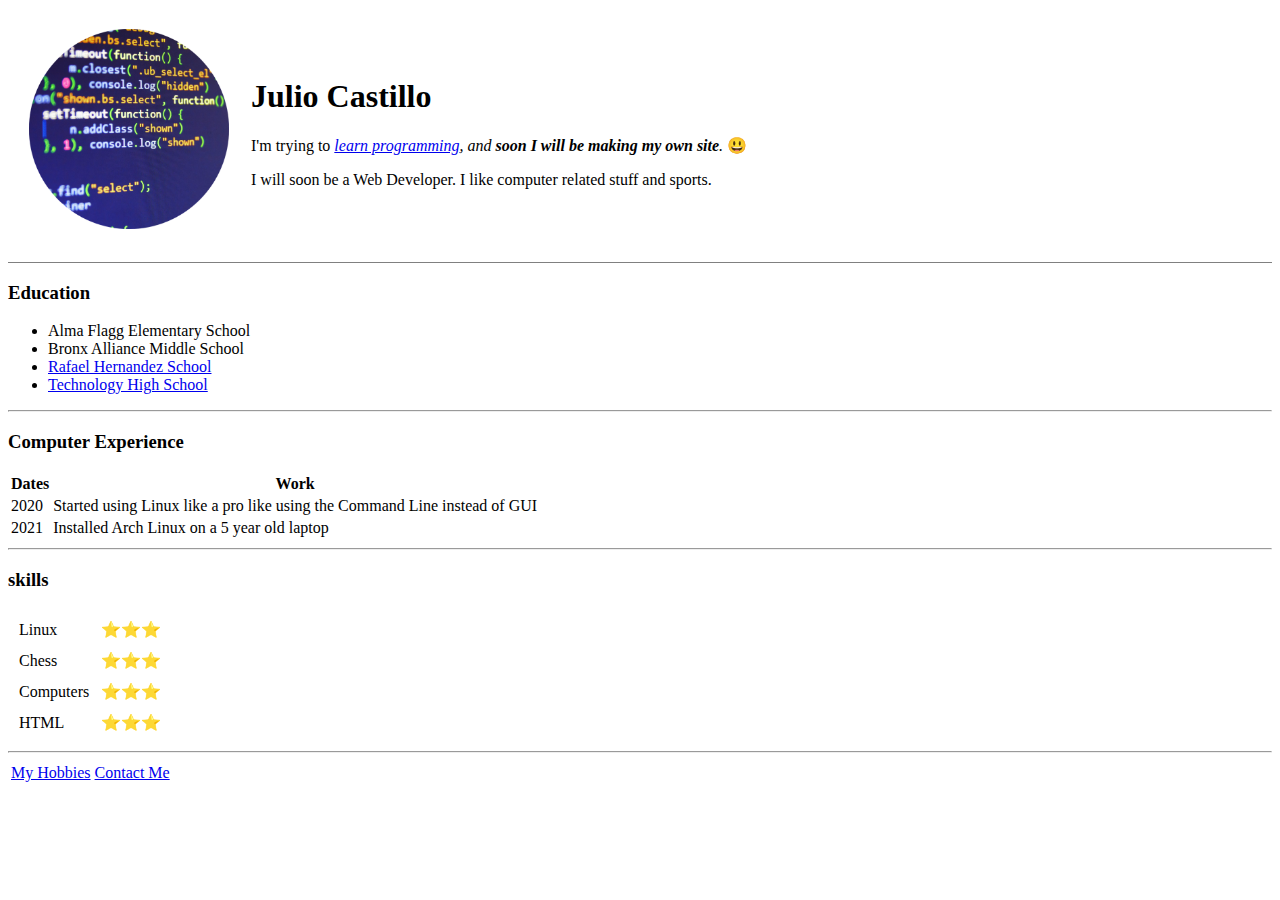
<file: index.html>
<!DOCTYPE html>
<html lang="en" dir="ltr">

<head>
  <meta charset="utf-8">
  <title>Julio's Personal Site</title>
</head>

<body>
  <table cellspacing="20">
    <tr>
      <td><img src="images/circle-cropped.png" alt="Programming" width="200" height="200"></td>
      <td><h1>Julio Castillo</h1>
      <p>
        I'm trying to <em><a href="https://www.udemy.com/course/the-complete-web-development-bootcamp/">learn programming</a>, and <strong>soon I will be making my own site</strong>.</em> &#128515;
      </p>
      <p>
        I will soon be a Web Developer. I like computer related stuff and sports.
        </p></td>
      </table>
    </tr>

  </table>
    <hr size="1" noshade>
    <h3>Education</h3>
    <ul>
      <li>Alma Flagg Elementary School</li>
      <li>Bronx Alliance Middle School</li>
      <li><a href="https://www.nps.k12.nj.us/her/">Rafael Hernandez School</a></li>
      <li><a href="https://www.nps.k12.nj.us/tec/">Technology High School</a></li>
      </ul>
      </table>
      <hr>
      <h3>Computer Experience</h3>
          <table cellspacing"10">
            <thead>
              <tr>
                <th>Dates</th>
                <th>Work</th>
              </tr>
            </thead>
            <tbody>
              <tr>
                <td>2020</td>
                <td>Started using Linux like a pro like using the Command Line instead of GUI</td>
              </tr>
              <tr>
                <td>2021</td>
                <td>Installed Arch Linux on a 5 year old laptop</td>
              </tr>
            </tbody>
          </table>
          <hr>
            <h3>skills</h3>
                  <table cellspacing="10">
                      <tr>
                        <td>Linux</td>
                        <td>&#11088;&#11088;&#11088;</td>
                      </tr>
                        <tr>
                          <td>Chess</td>
                          <td>&#11088;&#11088;&#11088;</td>
                        </tr>
                        <tr>
                          <td>Computers</td>
                            <td>&#11088;&#11088;&#11088;</td>
                        </tr>
                      <tr>
                        <td>HTML</td>
                          <td>&#11088;&#11088;&#11088;</td>
                      </tr>
                </table>
                </td>
        <hr>
        <table>
          <tr>
            <td><a href="hobbies.html">My Hobbies</a></td>
            <td><a href="contact me.html">Contact Me</a></td>
          </tr>
        </table>
</body>

</html>
</file>
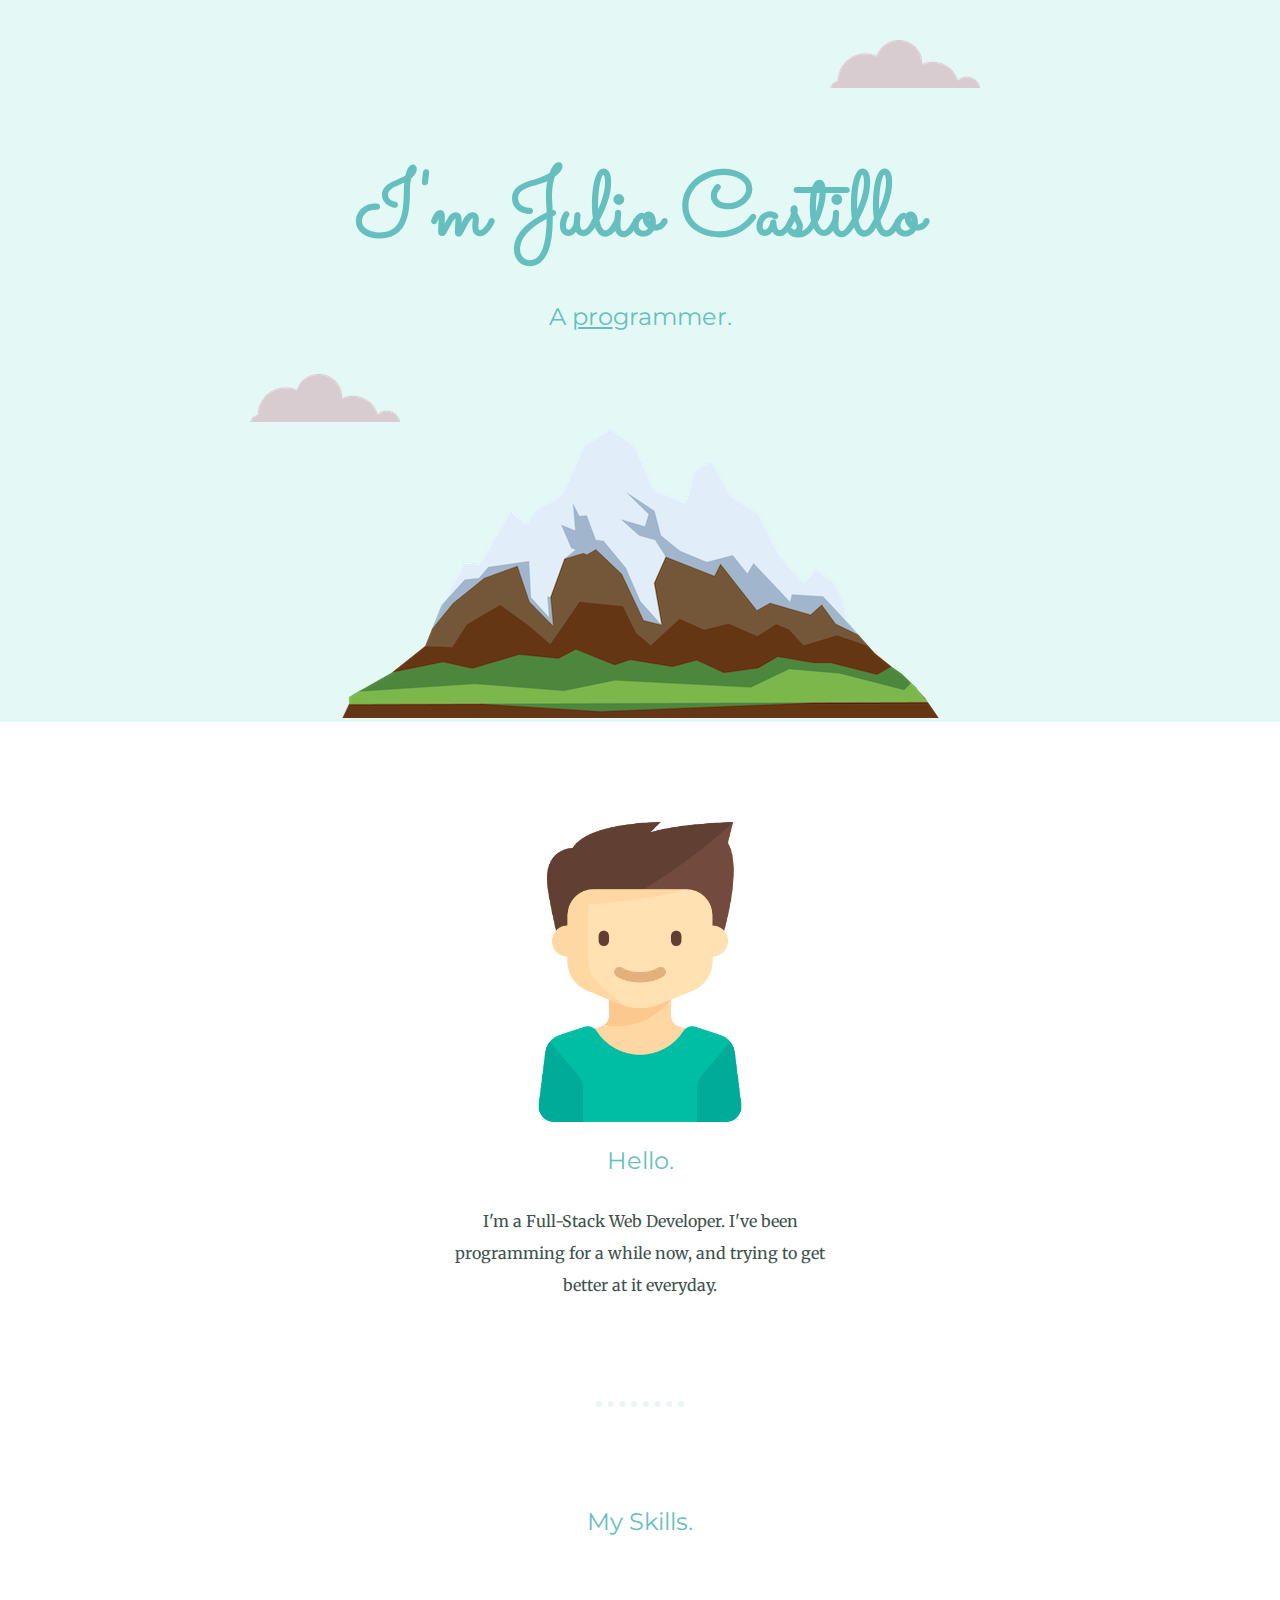
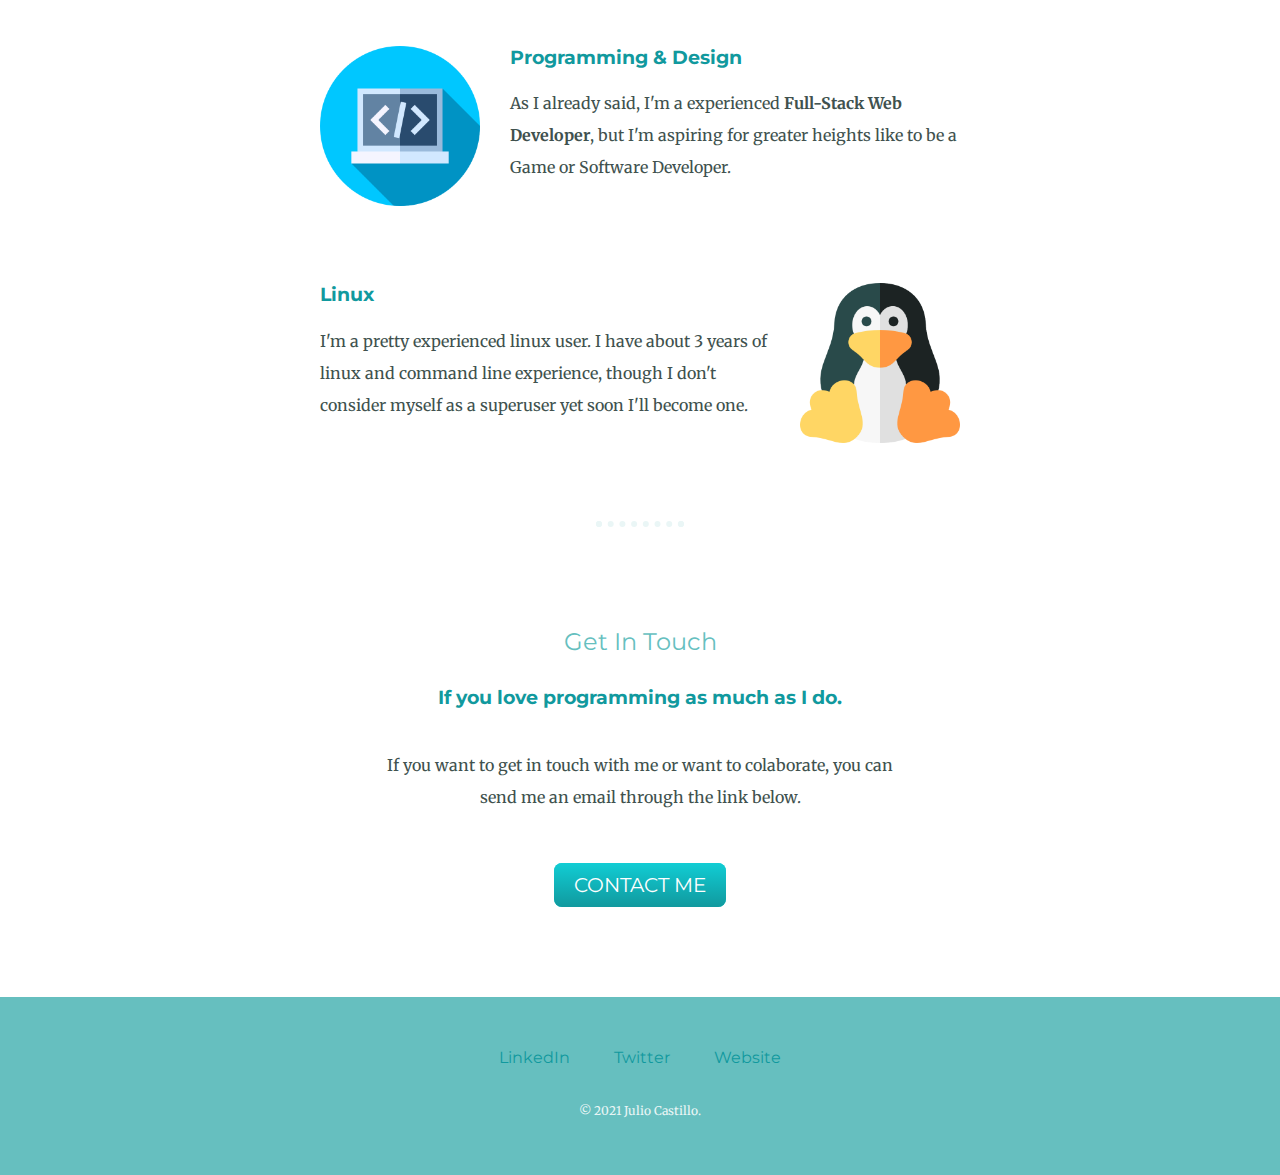
<file: CSS - My Site/index.html>
<!DOCTYPE html>
<html lang="en">
<head>
    <meta charset="UTF-8">
    <meta http-equiv="X-UA-Compatible" content="IE=edge">
    <meta name="viewport" content="width=device-width, initial-scale=1.0">
    <title>Julio Castillo</title>
    <link rel="stylesheet" href="css/styles.css">
    <link rel="icon" href="favicon.ico">
    <link rel="stylesheet" href="https://fonts.googleapis.com/css?family=Merriweather|Montserrat|Sacramento">
</head>

<body>
    <div class="top-container">
        <img class="top-cloud" src="images/cloud.png" alt="cloud-img">
    <h1>I'm Julio Castillo</h1>
    <h2 class="h2">A <span class="pro">pro</span>grammer.</h2>
    <img class="bottom-cloud" src="images/cloud.png" alt="cloud-img">
    <img src="images/mountain.png" alt="mountain-img">
    </div>
    <div class="middle-container">
        <div class="profile">
          <img class="boy-img" src="images/boy.png" alt="boy-profile-pic">
          <h2>Hello.</h2>
          <p class="bio">I'm a Full-Stack Web Developer. I've been programming for a while now, and trying to get better at it everyday.</p>
        </div>
        <hr>
        <div class="skills">
          <h2>My Skills.</h2>
          <div class="skill-row">
            <img class="programming-img" src="images/programming.png" alt="programming">
            <h3>Programming & Design</h3>
            <p>As I already said, I'm a experienced <strong>Full-Stack Web Developer</strong>, but I'm aspiring for greater heights like to be a Game or Software Developer.</p>
          </div>
          <div class="skill-row">
            <img class="linux-img" src="images/linux.png" alt="linux">
            <h3>Linux</h3>
            <p>I'm a pretty experienced linux user. I have about 3 years of linux and command line experience, though I don't consider myself as a superuser yet soon I'll become one.</p>
          </div>
        </div>
        <hr>
        <div class="contact-me">
          <h2>Get In Touch</h2>
          <h3>If you love programming as much as I do.</h3>
          <p class="contact-message">If you want to get in touch with me or want to colaborate, you can send me an email through the link below.</p>
          <a class="btn" href="mailto:name@email.com">CONTACT ME</a>
        </div>
      </div>
      
      
      <div class="bottom-container">
        <a class="footer-link" href="https://www.linkedin.com/">LinkedIn</a>
        <a class="footer-link" href="https://twitter.com/">Twitter</a>
        <a class="footer-link" href="https://www.appbrewery.co/">Website</a>
        <p class="copyright">© 2021 Julio Castillo.</p>
      </div>
      
</body>
</file>
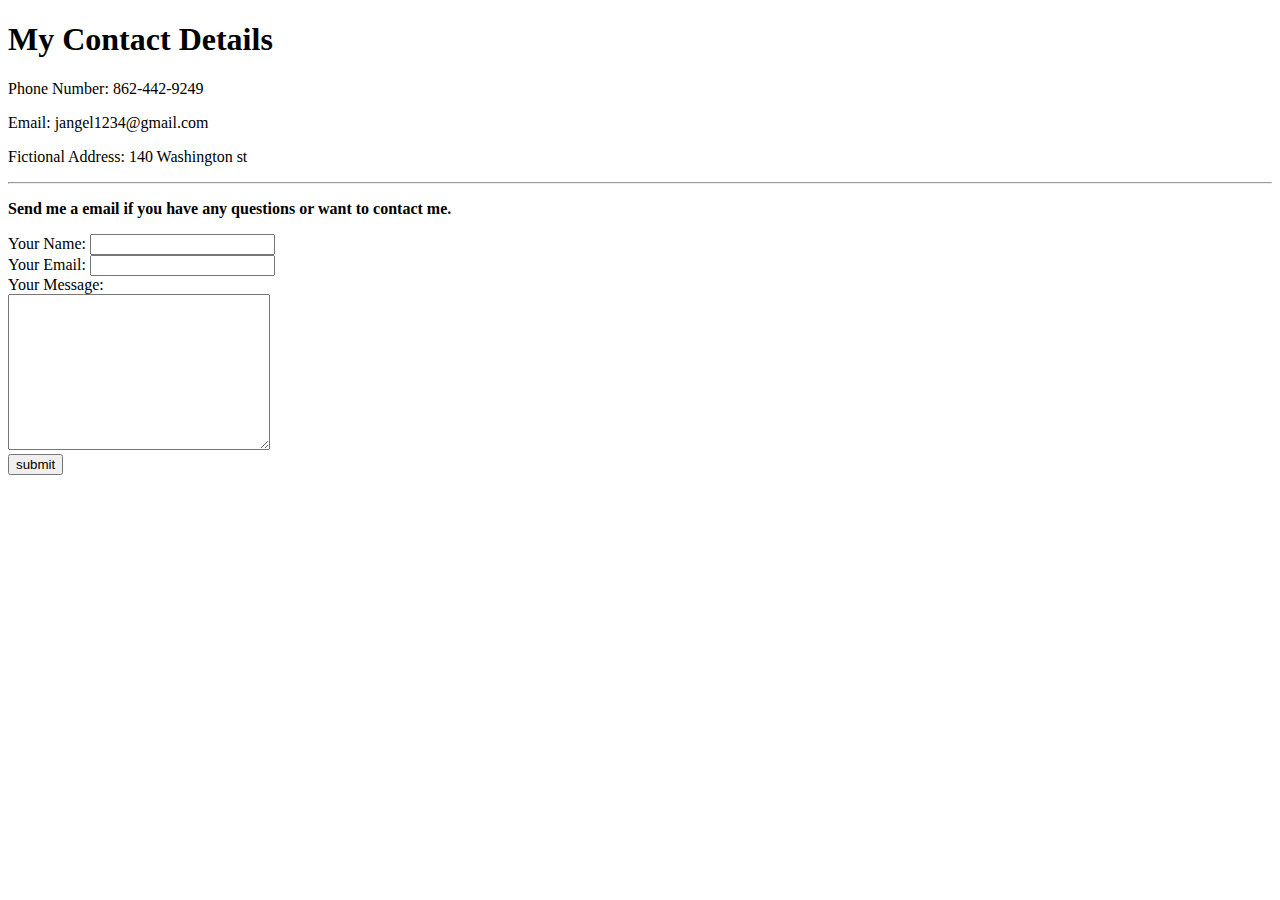
<file: contact me.html>
<!DOCTYPE html>
<html lang="en" dir="ltr">
  <head>
    <meta charset="utf-8">
    <title></title>
  </head>
  <body>
    <h1>My Contact Details</h1>
    <p>Phone Number: 862-442-9249</p>
    <p>Email: jangel1234@gmail.com</p>
    <p>Fictional Address: 140 Washington st</p>
    <hr>
    <strong><p>Send me a email if you have any questions or want to contact me.</p></strong>
    <form action="mailto:info@londonappbrewery.com" method="post" enctype="text/plain">
      <label for="">Your Name:</label>
      <input type="text" name="yourName" value=""><br>
      <label for="Email">Your Email:</label>
      <input type="email" name="yourEmail" value=""><br>
      <label for="">Your Message:</label><br>
      <textarea name="yourMessage" rows="10" cols="30"></textarea><br>
      <input type="submit" name="" value="submit">
    </form>
  </body>
</html>
</file>
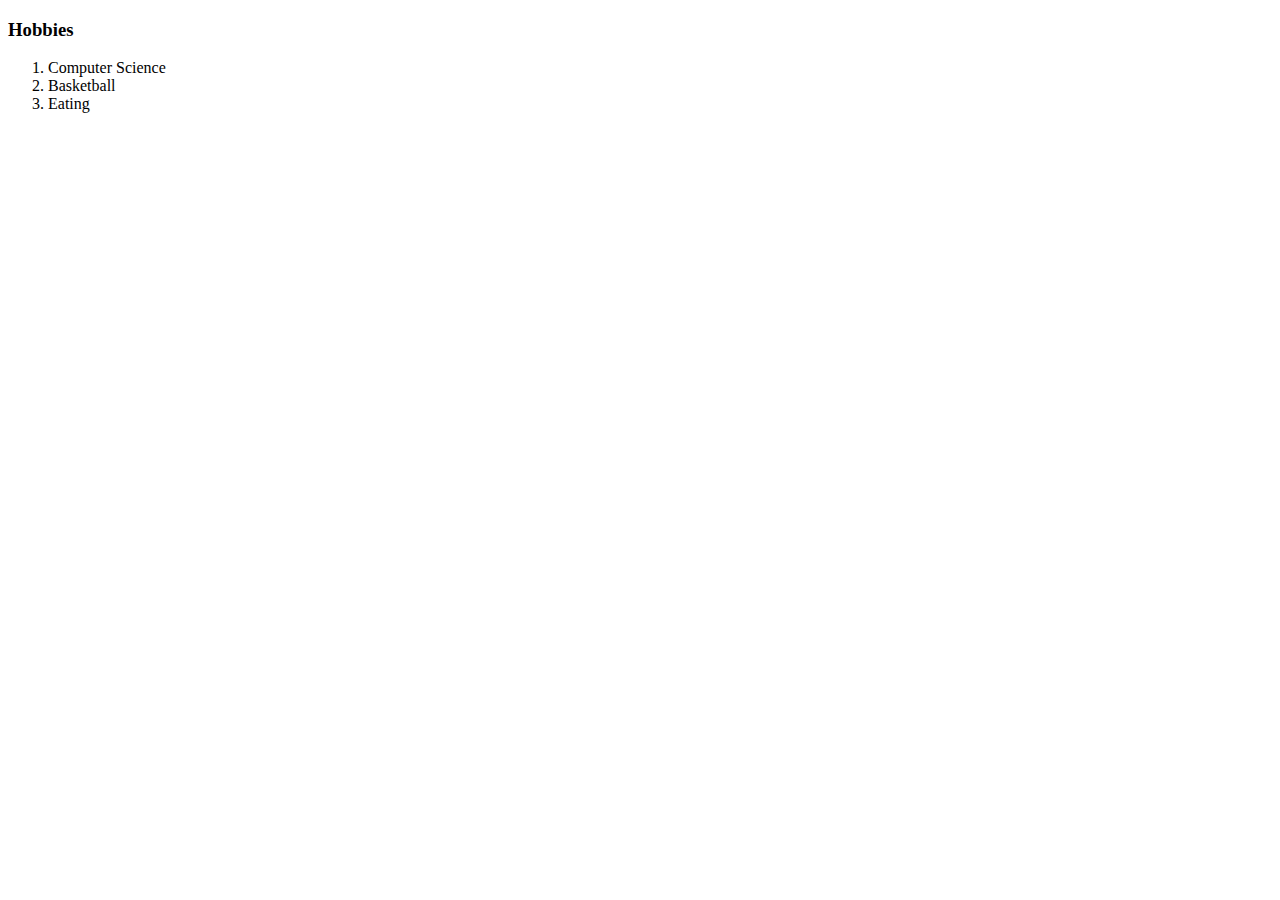
<file: hobbies.html>
<!DOCTYPE html>
<html lang="en" dir="ltr">
  <head>
    <meta charset="utf-8">
    <title></title>
  </head>
  <body>
    <h3>Hobbies</h3>
  <ol>
    <li>Computer Science</li>
    <li>Basketball</li>
    <li>Eating</li>
  </ol>
  </body>
</html>
</file>
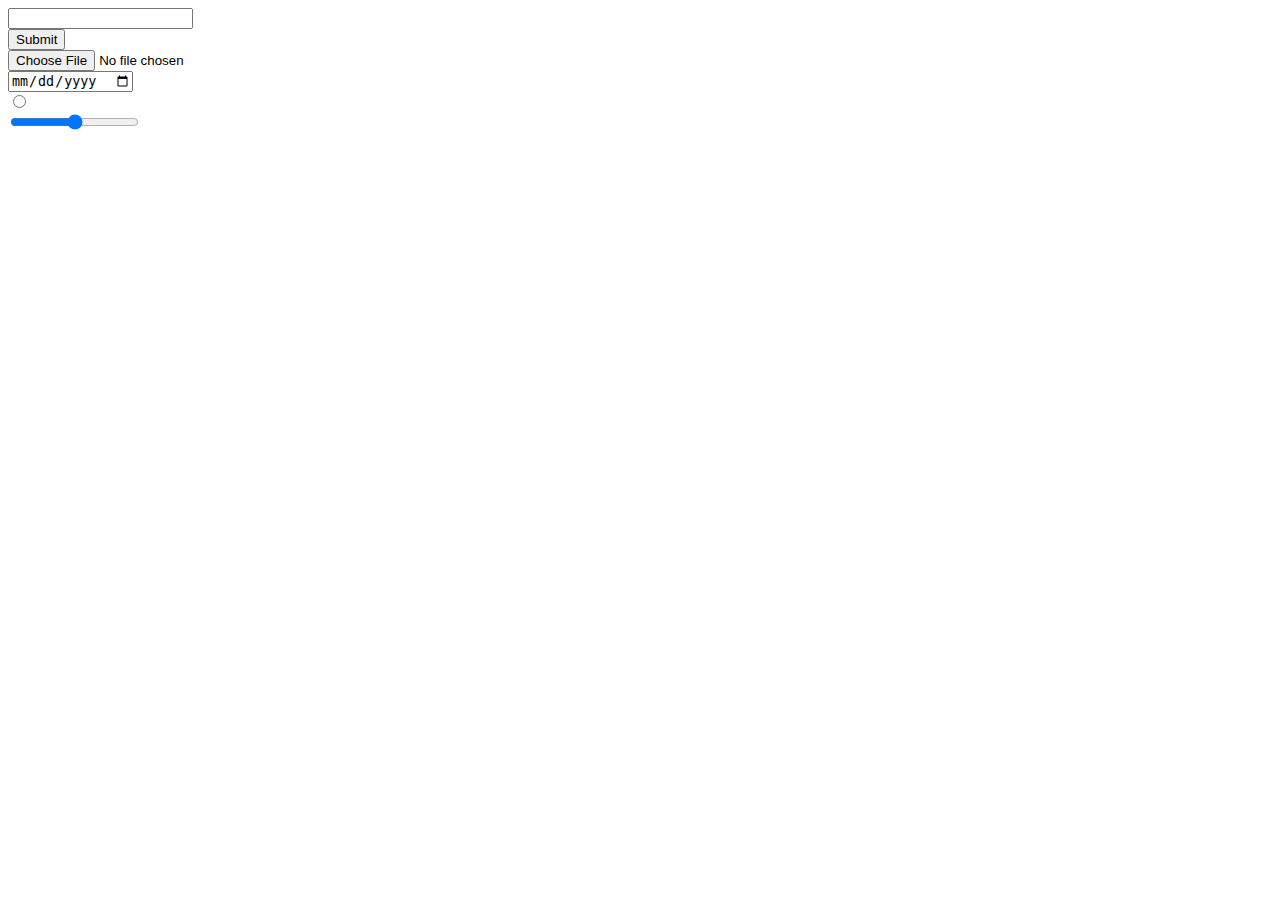
<file: inputs.html>
<!DOCTYPE html>
<html lang="en" dir="ltr">
  <head>
    <meta charset="utf-8">
    <title></title>
  </head>
  <body>
    <input type="text" name="" value=""><br>
    <input type="submit" name="" value="Submit"><br>
    <input type="file" name="" value=""><br>
    <input type="date" name="" value=""><br>
    <input type="radio" name="" value=""><br>
    <input type="range" name="" value=""><br>
  </body>
</html>
</file>
<file: CSS - My Site/css/styles.css>
body {
	color: #40514e;
	margin: 0;
	text-align: center;
	font-family: "Merriweather", serif;
}

h1 {
	font-size: 5.625rem;
	margin: 50px auto 0 auto;
	font-family: "Sacramento", cursive;
	color: #66bfbf;
}

h2 {
	font-family: "Montserrat", sans-serif;
	font-size: 1.5rem;
	color: #66bfbf;
	font-weight: normal;
	padding-bottom: 10px;
}

h3 {
	font-family: "Montserrat", sans-serif;
	color: #11999e;
}

p {
	line-height: 2;
}

hr {
	border: dotted #eaf6f6 6px;
	border-bottom: none;
	width: 6%;
	margin: 100px auto;
}

a {
	color: #11999e;
	font-family: "Montserrat", sans-serif;
	margin: 10px 20px;
	text-decoration: none;
}

a:hover {
	color: #eaf6f6;
}

.top-container {
	background-color: #e4f9f5;
	position: relative;
	padding-top: 100px;
}

.middle-container {
	margin: 100px 0;
}

.bottom-container {
	background-color: #66bfbf;
	padding: 50px 0 20px;
}

.skill-row {
	width: 50%;
	margin: 100px auto 100px auto;
	text-align: left;
}

.boy-img {
	width: 300px;
	height: 300px;
}

.pro {
	text-decoration: underline;
}

.contact-message {
	width: 40%;
	margin: 40px auto 60px;
}

.copyright {
	color: #eaf6f6;
	font-size: 0.75rem;
	padding: 20px 0;
}

.bio {
	width: 30%;
	margin: auto;
}

.top-cloud {
	position: absolute;
	right: 300px;
	top: 40px;
}

.bottom-cloud {
	position: absolute;
	left: 250px;
	bottom: 300px;
}

.footer-link {
	color: #11999e;
}

.programming-img {
	width: 25%;
	float: left;
	margin-right: 30px;
}

.linux-img {
	width: 25%;
	float: right;
	margin-left: 30px;
}

.btn {
	background: #11cdd4;
	background-image: -webkit-linear-gradient(top, #11cdd4, #11999e);
	background-image: -moz-linear-gradient(top, #11cdd4, #11999e);
	background-image: -ms-linear-gradient(top, #11cdd4, #11999e);
	background-image: -o-linear-gradient(top, #11cdd4, #11999e);
	background-image: linear-gradient(to bottom, #11cdd4, #11999e);
	-webkit-border-radius: 8;
	-moz-border-radius: 8;
	border-radius: 8px;
	font-family: "Montserrat", sans-serif;
	color: #ffffff;
	font-size: 20px;
	padding: 10px 20px 10px 20px;
	text-decoration: none;
}

.btn:hover {
	background: #30e3cb;
	background-image: -webkit-linear-gradient(top, #30e3cb, #2bc4ad);
	background-image: -moz-linear-gradient(top, #30e3cb, #2bc4ad);
	background-image: -ms-linear-gradient(top, #30e3cb, #2bc4ad);
	background-image: -o-linear-gradient(top, #30e3cb, #2bc4ad);
	background-image: linear-gradient(to bottom, #30e3cb, #2bc4ad);
	text-decoration: none;
}
</file>
